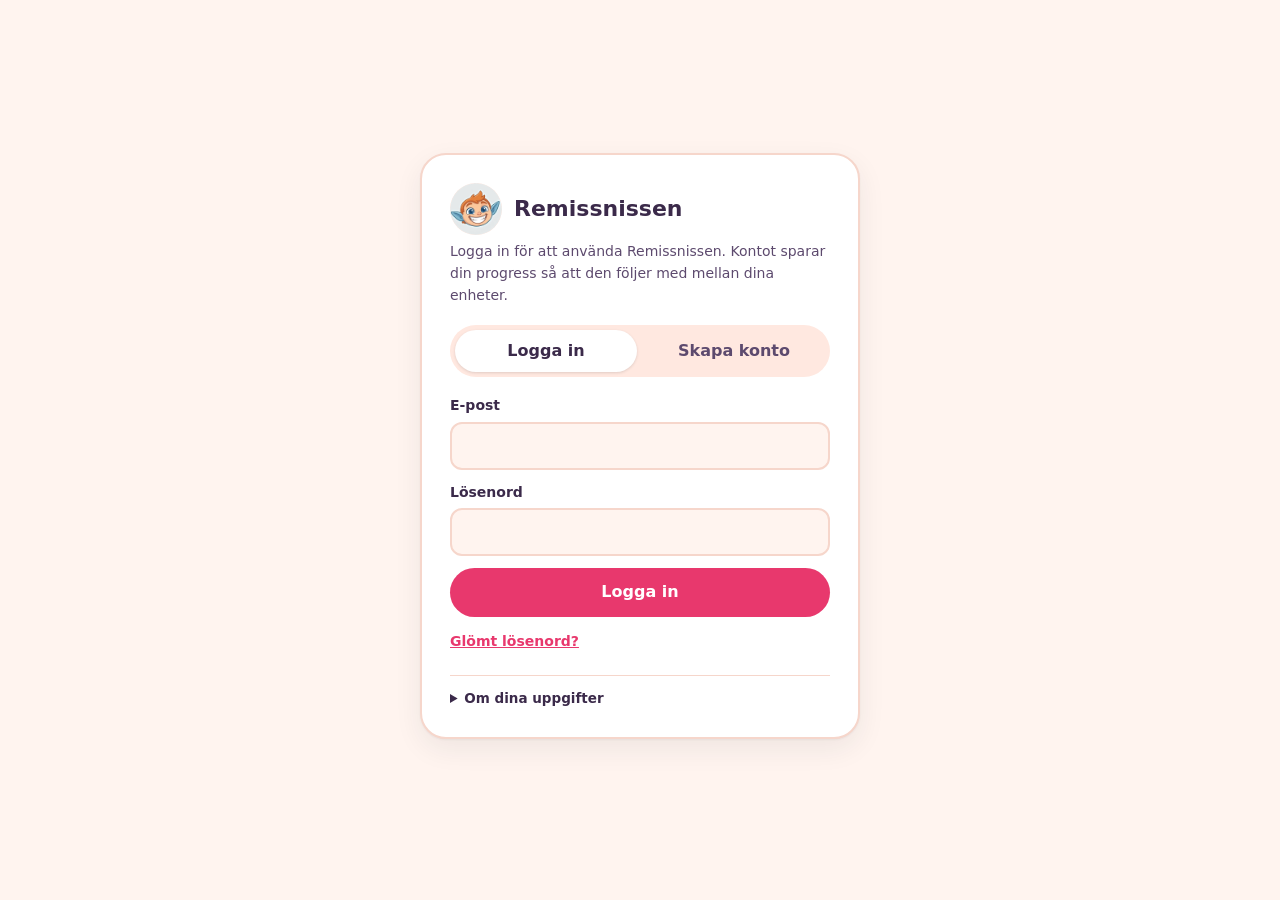
<file: index.html>
<!doctype html>
<html lang="sv"><head><meta charset="utf-8"><meta name="viewport" content="width=device-width,initial-scale=1,viewport-fit=cover"><meta name="author" content="Mohammad Tayeb"><title>Remissnissen · Termin 1–12</title>
<meta name="description" content="Remissnissen är en studieplats för läkarprogrammet: tentaradar, uppslagsbok och OSCE-träning för termin 1–12.">
<meta name="theme-color" content="#fff4ef" media="(prefers-color-scheme: light)"><meta name="theme-color" content="#221a2e" media="(prefers-color-scheme: dark)">
<meta property="og:title" content="Remissnissen"><meta property="og:description" content="Tentaradar, uppslagsbok och OSCE-träning för läkarprogrammet, termin 1–12."><meta property="og:type" content="website"><meta property="og:url" content="https://remissnissen.se/"><meta property="og:image" content="https://remissnissen.se/images/favicon-512.png"><meta property="og:locale" content="sv_SE">
<link rel="manifest" href="manifest.webmanifest">
<link rel="icon" href="/favicon.ico" sizes="48x48"><link rel="icon" type="image/png" sizes="192x192" href="/images/favicon-192.png"><link rel="apple-touch-icon" href="/images/apple-touch-icon.png">
<style id="authPreGate">html:not(.rn-authed) body>*:not(#authGate):not(noscript){display:none!important}</style>
<script src="vendor/supabase.js"></script>
<script src="config.js"></script>
<script src="auth.js" defer></script>
<link rel="stylesheet" href="style.css"></head><body>
<noscript><div class="noscript"><b>Remissnissen behöver JavaScript.</b> Slå på JavaScript i webbläsarens inställningar och ladda om sidan.</div><style>#authGate{display:none!important}</style></noscript>
<a class="skip" href="#courseGrid">Hoppa till innehållet</a>
<header class="top" id="hubHeader"><a class="brand" id="overviewLink" href="#/" aria-label="Remissnissen, hem"><span class="mk mascot-face"><img src="images/logo.webp" alt=""></span><span><b>Remissnissen</b></span></a><span class="hub-term" id="hubTerm" hidden></span><div class="hub-actions"><button class="ib" id="hubAsk" type="button" aria-label="Sök" title="Sök (Ctrl K)"><span aria-hidden="true">✧</span><span class="action-text">Sök</span></button><button class="ib" id="hubReport" type="button" aria-label="Rapportera fel" title="Rapportera fel"><svg viewBox="0 0 24 24" fill="none" stroke="currentColor" stroke-width="2" stroke-linecap="round" stroke-linejoin="round" aria-hidden="true"><path d="M5 21V4"/><path d="M5 4h11l-2 4 2 4H5"/></svg><span class="action-text">Rapportera fel</span></button><button class="ib" id="hubSettings" type="button" aria-label="Inställningar" title="Inställningar"><svg viewBox="0 0 24 24" fill="none" stroke="currentColor" stroke-width="2" aria-hidden="true"><circle cx="12" cy="12" r="3"/><path stroke-linejoin="round" d="M9.4 3h5.2l.6 2.3 2 1.2 2.3-.7 2.6 4.4-1.8 1.6v2.4l1.8 1.6-2.6 4.4-2.3-.7-2 1.2-.6 2.3H9.4l-.6-2.3-2-1.2-2.3.7L1.9 16l1.8-1.6V12.1L1.9 10.5l2.6-4.4 2.3.7 2-1.2z" transform="translate(0 -1) scale(1 .96)"/></svg></button></div><span id="hubStatus" role="status" aria-live="polite">Alla terminer</span></header>
<main class="overview" id="overview"><div class="overview-subbar">Hem · Alla terminer</div><div class="shell"><div class="overview-content">
<p class="hub-notice" id="hubNotice" role="status" hidden>Sidan du försökte öppna finns inte. Länken kan vara gammal. Välj en termin nedan.</p><section class="hero home-hero"><p class="eyebrow">Din studieplats</p><h1>Välkommen till Remissnissen.</h1><p class="lead">Välj din termin för att komma till kursens startsida, verktyg, målbeskrivningar och examinationer.</p><div class="heroacts"><a class="btn primary" id="resume" href="#/" hidden>Fortsätt där du var →</a></div></section>
<h2 class="h-sec">Välj termin</h2><div class="areas3 course-grid" id="courseGrid" tabindex="-1"></div><footer class="hub-footer">© 2026 Mohammad Tayeb · Remissnissen · <a href="integritet.html">Integritetspolicy</a></footer></div></div></main>
<section class="workspace" id="workspace" aria-label="Aktuell kurs" hidden><div class="course-loading" id="courseLoading" hidden></div></section>
<dialog id="globalSearch" class="hub-dialog" aria-labelledby="searchTitle">
 <header class="dialog-head"><div><p class="eyebrow">Sök</p><h2 id="searchTitle">Sök i hela studieplatsen</h2></div><button type="button" data-dialog-close aria-label="Stäng sökningen">×</button></header>
 <p class="dialog-lead">Sök på ämnen, synonymer, kursmål och examinationer. Träffarna hämtas ur sidans eget material.</p>
 <form id="searchForm"><label class="visually-hidden" for="searchInput">Vad vill du hitta?</label><div class="search-row"><input type="search" id="searchInput" placeholder="Till exempel reumatoid artrit, akut buk eller HLR" autocomplete="off"><button class="btn" type="submit">Sök</button></div>
 <div class="search-filters"><label>Termin<select id="searchCourse"><option value="">Alla terminer</option></select></label><label>Material<select id="searchKind"><option value="">Allt material</option><option value="Uppslag">Uppslag</option><option value="Tentaradar">Tentaradar</option><option value="OSCE">OSCE</option><option value="Kursmål">Kursmål</option><option value="Symtom">Symtom</option><option value="Nomenklatur">Nomenklatur</option></select></label></div></form>
 <p id="searchCount" role="status" aria-live="polite"></p><ol id="searchResults"></ol><button id="searchMore" class="ib" hidden>Visa fler träffar</button>
</dialog>
<dialog id="globalSettings" class="hub-dialog settings-dialog" aria-labelledby="settingsTitle">
 <header class="dialog-head"><div><p class="eyebrow">Hela studieplatsen</p><h2 id="settingsTitle">Inställningar</h2></div><button type="button" data-dialog-close aria-label="Stäng inställningarna">×</button></header>
 <p class="dialog-lead">Dina val gäller startsidan och alla terminer. Anteckningar och studieresultat hör till respektive kurs.</p>
 <p id="storageNotice" role="status" hidden>Det gick inte att spara på enheten. Nya ändringar kan försvinna när sidan stängs.</p>
 <section><h3>Utseende</h3><label class="pref-row">Färgtema<select data-pref="palette"><option value="sorbet">Sorbet</option><option value="tropisk">Tropisk</option><option value="konfetti">Konfetti</option><option value="lugn">Lugn</option></select></label>
 <label class="pref-row">Ljust eller mörkt<select data-pref="theme"><option value="light">Ljust</option><option value="dark">Mörkt</option></select></label>
 <label class="pref-switch"><span><b>Minska rörelser</b><small>Stoppar animationer och nissens rörelser i alla terminer.</small></span><input id="pref-still" type="checkbox" data-pref="still" role="switch"></label><button id="globalFullscreen" type="button" class="ib">Visa i helskärm</button><p id="settingsFeedback" role="status"></p></section>
 <section><h3>Remissnissen</h3><label class="pref-switch"><span><b>Visa nissen</b><small>Visar maskoten i kurssidorna.</small></span><input id="pref-show" type="checkbox" data-pref="show" role="switch"></label><label class="pref-switch"><span><b>Spontana kommentarer</b><small>Nissen kommenterar det du läser.</small></span><input id="pref-talk" type="checkbox" data-pref="talk" role="switch"></label><label class="pref-switch"><span><b>Nissen går omkring</b><small>Stäng av för att låta honom stå still.</small></span><input id="pref-walk" type="checkbox" data-pref="walk" role="switch"></label>
 <label class="pref-row" for="pref-name">Vad ska nissen kalla dig?<input id="pref-name" data-pref="name" maxlength="24" placeholder="Ditt förnamn"></label></section>
 <section><h3>Rita och plugga</h3><label class="pref-switch"><span><b>Visa mina streck</b><small>Visar sparade överstrykningar och teckningar i alla kurser.</small></span><input id="pref-inkShow" type="checkbox" data-pref="inkShow" role="switch"></label>
 <label class="pref-row">Dagens mål per kurs<select data-pref="goal"><option value="5">5 aktiviteter</option><option value="10">10 aktiviteter</option><option value="15">15 aktiviteter</option><option value="20">20 aktiviteter</option></select></label></section>
</dialog>




<dialog id="globalReport" class="hub-dialog report-dialog" aria-labelledby="reportTitle">
 <header class="dialog-head"><div><p class="eyebrow">Hjälp nissen bli bättre</p><h2 id="reportTitle">Rapportera fel</h2></div><button type="button" data-dialog-close aria-label="Stäng felrapporten">×</button></header>
 <p class="dialog-lead">Hittade du ett faktafel, ett stavfel eller något som inte fungerar? Beskriv det här. Rapporten skickas direkt till mig när du trycker på Skicka.</p>
 <form id="reportForm"><label class="pref-row">Typ av fel<select id="reportType"><option>Faktafel</option><option>Stavfel eller språk</option><option>Något fungerar inte</option><option>Förslag på förbättring</option><option>Annat</option></select></label>
 <label class="report-field" for="reportWhere">Var finns felet?<input id="reportWhere" maxlength="200" placeholder="Till exempel T6 · Uppslag · Hjärtsvikt"></label>
 <label class="report-field" for="reportText">Beskriv felet<textarea id="reportText" rows="6" maxlength="3000" required placeholder="Vad står det, och vad borde det stå?"></textarea></label>
 <p class="report-note">Sidans adress skickas med automatiskt så att felet går att hitta.</p>
 <div class="report-actions"><button class="btn" type="submit">Skicka</button><button class="ib" id="reportCopy" type="button" hidden>Kopiera texten</button></div>
 <p id="reportFeedback" role="status" aria-live="polite"></p></form>
</dialog>

<script src="data/terminer.js"></script>
<!-- Terminernas material (data/gemensamt.js och data/terminer/<id>/) laddas av script.js först när en termin öppnas. -->
<script src="script.js"></script>
</body>
</html>
</file>
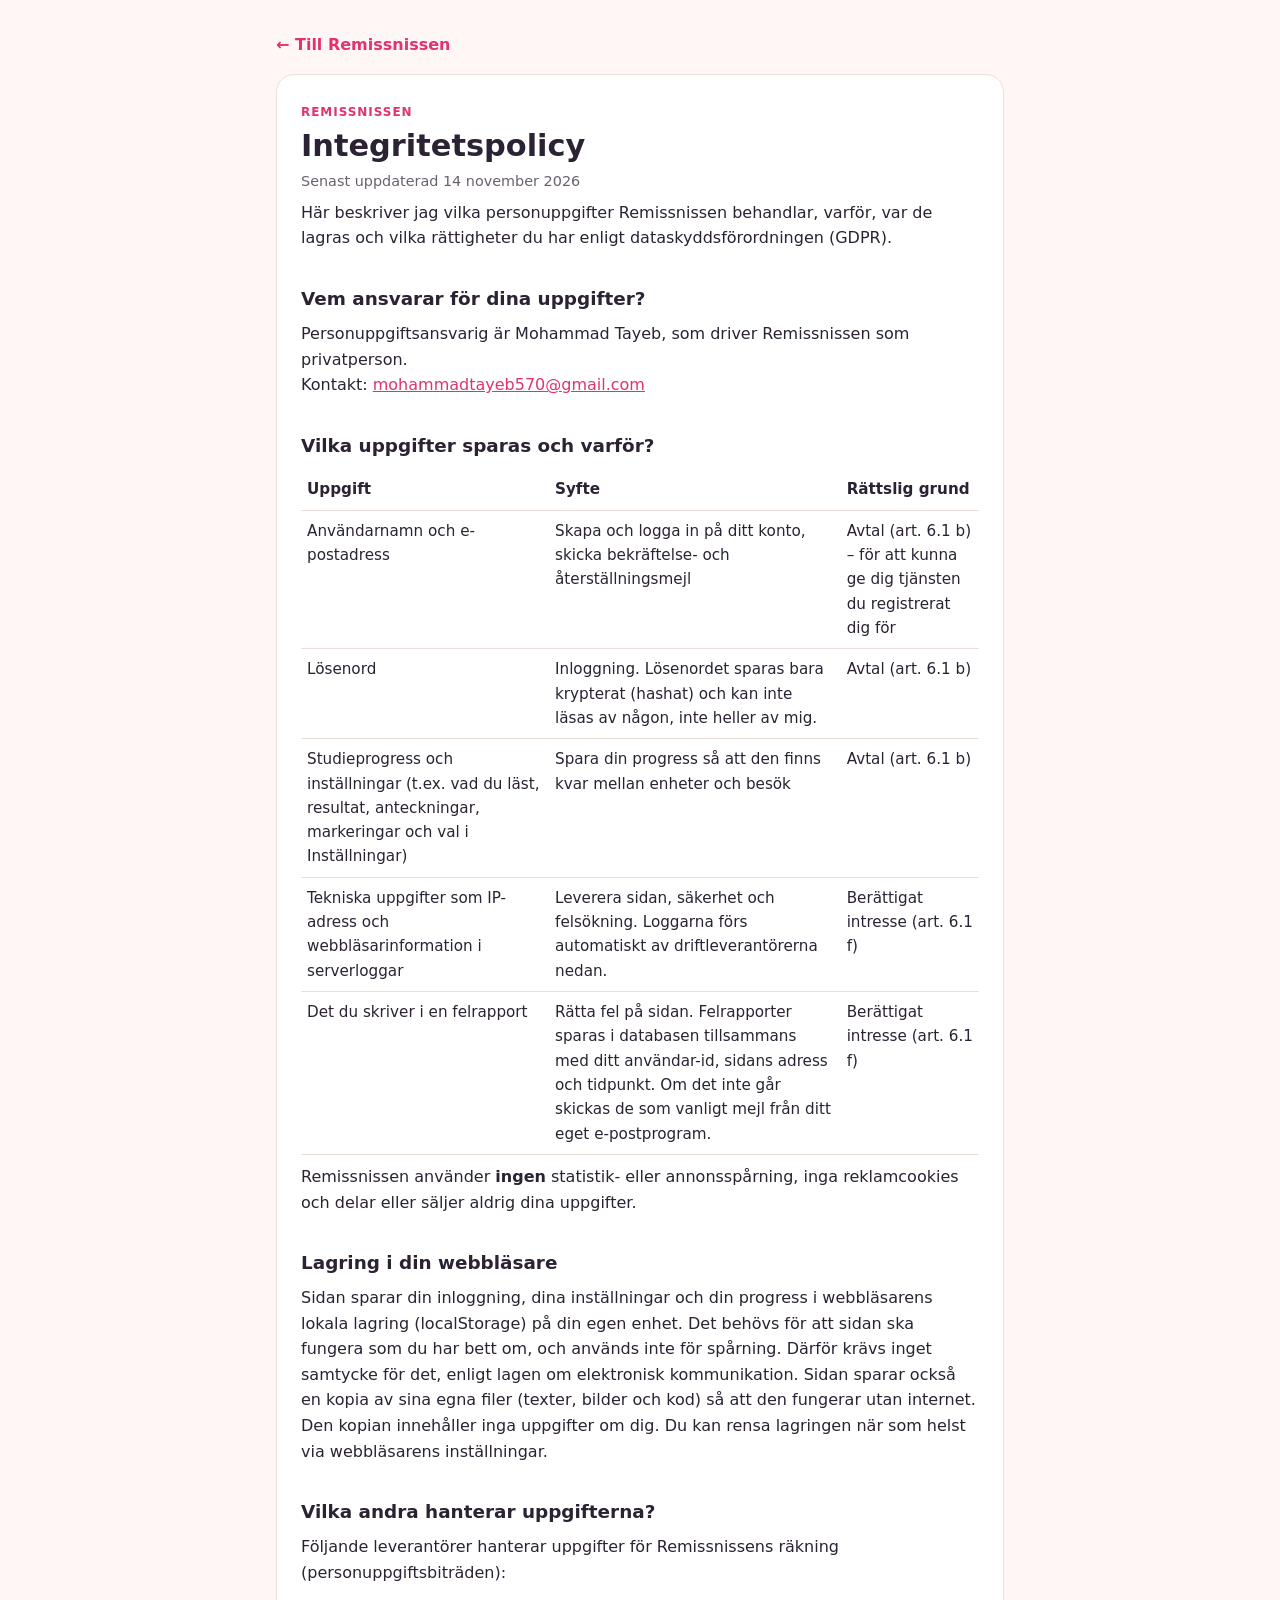
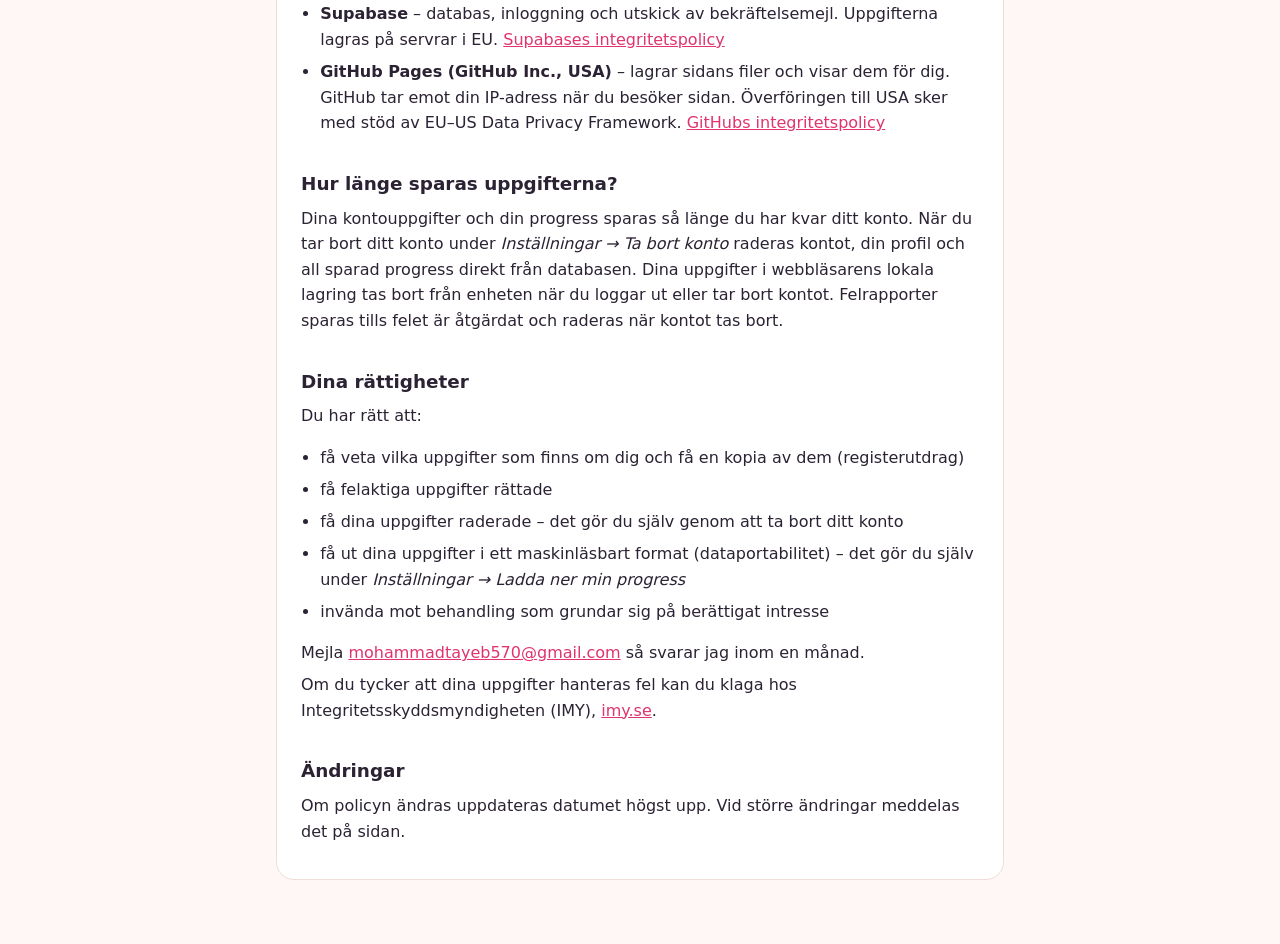
<file: integritet.html>
<!doctype html>
<html lang="sv">
<head>
<meta charset="utf-8">
<meta name="viewport" content="width=device-width,initial-scale=1">
<meta name="author" content="Mohammad Tayeb">
<title>Integritetspolicy · Remissnissen</title>
<link rel="icon" href="/favicon.ico" sizes="48x48">
<link rel="icon" type="image/png" sizes="192x192" href="/images/favicon-192.png">
<script>try{var p=JSON.parse(localStorage.getItem("remissnissen.settings.v2")||"null");if(p&&(p.theme==="dark"||p.theme==="light"))document.documentElement.setAttribute("data-theme",p.theme);}catch(e){}</script>
<style>
:root{--bg:#fff7f5;--card:#ffffff;--ink:#2b2233;--muted:#6b6070;--line:#f1dcdc;--accent:#e0336f}
@media (prefers-color-scheme:dark){:root:not([data-theme="light"]){--bg:#1c1820;--card:#26212b;--ink:#f1eaf3;--muted:#b7aabd;--line:#3a3240;--accent:#ff6b9a}}
:root[data-theme="dark"]{--bg:#1c1820;--card:#26212b;--ink:#f1eaf3;--muted:#b7aabd;--line:#3a3240;--accent:#ff6b9a}
*{box-sizing:border-box}
body{margin:0;background:var(--bg);color:var(--ink);font:16px/1.6 system-ui,-apple-system,"Segoe UI",Roboto,sans-serif}
main{max-width:760px;margin:0 auto;padding:32px 16px 64px}
.card{background:var(--card);border:1px solid var(--line);border-radius:18px;padding:28px 24px}
h1{font-size:1.9rem;line-height:1.2;margin:.2em 0 .2em}
h2{font-size:1.15rem;margin:1.8em 0 .4em}
p,li{margin:.4em 0}
ul{padding-left:1.2em}
.eyebrow{font-size:.75rem;letter-spacing:.08em;text-transform:uppercase;color:var(--accent);font-weight:700}
.muted{color:var(--muted);font-size:.9rem}
a{color:var(--accent)}
table{width:100%;border-collapse:collapse;font-size:.95rem;margin:.6em 0}
th,td{text-align:left;vertical-align:top;padding:8px 6px;border-bottom:1px solid var(--line)}
th{font-weight:600}
.back{display:inline-block;margin-bottom:16px;text-decoration:none;font-weight:600}
@media (max-width:560px){table,thead,tbody,tr,th,td{display:block}thead{display:none}td{border:0;padding:2px 0}tr{border-bottom:1px solid var(--line);padding:8px 0}td:first-child{font-weight:600}}
</style>
</head>
<body>
<main>
<a class="back" href="/">← Till Remissnissen</a>
<div class="card">
<div class="eyebrow">Remissnissen</div>
<h1>Integritetspolicy</h1>
<p class="muted">Senast uppdaterad 14 november 2026</p>

<p>Här beskriver jag vilka personuppgifter Remissnissen behandlar, varför, var de lagras och vilka rättigheter du har enligt dataskyddsförordningen (GDPR).</p>

<h2>Vem ansvarar för dina uppgifter?</h2>
<p>Personuppgiftsansvarig är Mohammad Tayeb, som driver Remissnissen som privatperson.<br>
Kontakt: <a href="mailto:mohammadtayeb570@gmail.com">mohammadtayeb570@gmail.com</a></p>

<h2>Vilka uppgifter sparas och varför?</h2>
<table>
<thead><tr><th>Uppgift</th><th>Syfte</th><th>Rättslig grund</th></tr></thead>
<tbody>
<tr><td>Användarnamn och e-postadress</td><td>Skapa och logga in på ditt konto, skicka bekräftelse- och återställningsmejl</td><td>Avtal (art. 6.1 b) – för att kunna ge dig tjänsten du registrerat dig för</td></tr>
<tr><td>Lösenord</td><td>Inloggning. Lösenordet sparas bara krypterat (hashat) och kan inte läsas av någon, inte heller av mig.</td><td>Avtal (art. 6.1 b)</td></tr>
<tr><td>Studieprogress och inställningar (t.ex. vad du läst, resultat, anteckningar, markeringar och val i Inställningar)</td><td>Spara din progress så att den finns kvar mellan enheter och besök</td><td>Avtal (art. 6.1 b)</td></tr>
<tr><td>Tekniska uppgifter som IP-adress och webbläsarinformation i serverloggar</td><td>Leverera sidan, säkerhet och felsökning. Loggarna förs automatiskt av driftleverantörerna nedan.</td><td>Berättigat intresse (art. 6.1 f)</td></tr>
<tr><td>Det du skriver i en felrapport</td><td>Rätta fel på sidan. Felrapporter sparas i databasen tillsammans med ditt användar-id, sidans adress och tidpunkt. Om det inte går skickas de som vanligt mejl från ditt eget e-postprogram.</td><td>Berättigat intresse (art. 6.1 f)</td></tr>
</tbody>
</table>
<p>Remissnissen använder <strong>ingen</strong> statistik- eller annonsspårning, inga reklamcookies och delar eller säljer aldrig dina uppgifter.</p>

<h2>Lagring i din webbläsare</h2>
<p>Sidan sparar din inloggning, dina inställningar och din progress i webbläsarens lokala lagring (localStorage) på din egen enhet. Det behövs för att sidan ska fungera som du har bett om, och används inte för spårning. Därför krävs inget samtycke för det, enligt lagen om elektronisk kommunikation. Sidan sparar också en kopia av sina egna filer (texter, bilder och kod) så att den fungerar utan internet. Den kopian innehåller inga uppgifter om dig. Du kan rensa lagringen när som helst via webbläsarens inställningar.</p>

<h2>Vilka andra hanterar uppgifterna?</h2>
<p>Följande leverantörer hanterar uppgifter för Remissnissens räkning (personuppgiftsbiträden):</p>
<ul>
<li><strong>Supabase</strong> – databas, inloggning och utskick av bekräftelsemejl. Uppgifterna lagras på servrar i EU. <a href="https://supabase.com/privacy" rel="noopener">Supabases integritetspolicy</a></li>
<li><strong>GitHub Pages (GitHub Inc., USA)</strong> – lagrar sidans filer och visar dem för dig. GitHub tar emot din IP-adress när du besöker sidan. Överföringen till USA sker med stöd av EU–US Data Privacy Framework. <a href="https://docs.github.com/en/site-policy/privacy-policies/github-general-privacy-statement" rel="noopener">GitHubs integritetspolicy</a></li>
</ul>

<h2>Hur länge sparas uppgifterna?</h2>
<p>Dina kontouppgifter och din progress sparas så länge du har kvar ditt konto. När du tar bort ditt konto under <em>Inställningar → Ta bort konto</em> raderas kontot, din profil och all sparad progress direkt från databasen. Dina uppgifter i webbläsarens lokala lagring tas bort från enheten när du loggar ut eller tar bort kontot. Felrapporter sparas tills felet är åtgärdat och raderas när kontot tas bort.</p>

<h2>Dina rättigheter</h2>
<p>Du har rätt att:</p>
<ul>
<li>få veta vilka uppgifter som finns om dig och få en kopia av dem (registerutdrag)</li>
<li>få felaktiga uppgifter rättade</li>
<li>få dina uppgifter raderade – det gör du själv genom att ta bort ditt konto</li>
<li>få ut dina uppgifter i ett maskinläsbart format (dataportabilitet) – det gör du själv under <em>Inställningar → Ladda ner min progress</em></li>
<li>invända mot behandling som grundar sig på berättigat intresse</li>
</ul>
<p>Mejla <a href="mailto:mohammadtayeb570@gmail.com">mohammadtayeb570@gmail.com</a> så svarar jag inom en månad.</p>
<p>Om du tycker att dina uppgifter hanteras fel kan du klaga hos Integritetsskyddsmyndigheten (IMY), <a href="https://www.imy.se" rel="noopener">imy.se</a>.</p>

<h2>Ändringar</h2>
<p>Om policyn ändras uppdateras datumet högst upp. Vid större ändringar meddelas det på sidan.</p>
</div>
</main>
</body>
</html>
</file>
<file: style.css>
:root{
  --bg:#f4f7f9;--surface:#ffffff;--surface2:#e9eff3;--ink:#1b2a35;--ink2:#43545f;--ink3:#6c7d88;--line:#dbe4ea;--grid:#e3ebf0;
  --accent:#2f6f99;--accent-soft:#e0edf6;--ok:#2b8f71;--ok-soft:#dcf1e8;--warn:#d4952a;--warn-soft:#fbeed3;--akut:#df5a6e;
  --k:#a9c4ee;--k-hi:#c4d7f5;--v:#a4dcc4;--v-hi:#c2eadb;--e:#f1e0a6;--e-hi:#f6ebc4;--k-soft:#e0edf6;--v-soft:#dcf1e8;--e-soft:#eef2f5;
  --shadow:0 1px 2px rgba(27,42,53,.05),0 10px 28px rgba(27,42,53,.07);--r:14px;--serif:"Iowan Old Style","Palatino Linotype",Palatino,"Book Antiqua",Georgia,serif;--wob:10px;
  --hand:"Ink Free","Segoe Print","Bradley Hand","Marker Felt","Chalkboard SE","Comic Sans MS",cursive;
  --head:ui-sans-serif,system-ui,-apple-system,"Segoe UI",Roboto,"Helvetica Neue",sans-serif;
  --body:ui-sans-serif,system-ui,-apple-system,"Segoe UI",Roboto,"Helvetica Neue",sans-serif;
}
:root[data-theme="dark"]{
  --bg:#0f171d;--surface:#17222a;--surface2:#1f2d37;--ink:#e6eef3;--ink2:#b5c4cd;--ink3:#7f919c;--line:#2a3a45;--grid:#1c2832;
  --accent:#86bce0;--accent-soft:#1c3342;--ok:#5cc9a4;--ok-soft:#14352c;--warn:#e8b658;--warn-soft:#3a2f17;--akut:#ef7487;
  --k:#86a6dc;--v:#74c4a4;--e:#d8c47c;--k-hi:#a7c0e8;--v-hi:#9bd8bf;--k-soft:#1c3342;--v-soft:#14352c;--e-soft:#1f2d37;--shadow:0 1px 2px rgba(0,0,0,.3),0 8px 22px rgba(0,0,0,.25);
}
@media (prefers-color-scheme:dark){:root:not([data-theme="light"]){
  --bg:#0f171d;--surface:#17222a;--surface2:#1f2d37;--ink:#e6eef3;--ink2:#b5c4cd;--ink3:#7f919c;--line:#2a3a45;--grid:#1c2832;
  --accent:#86bce0;--accent-soft:#1c3342;--ok:#5cc9a4;--ok-soft:#14352c;--warn:#e8b658;--warn-soft:#3a2f17;--akut:#ef7487;
  --k:#86a6dc;--v:#74c4a4;--e:#d8c47c;--k-hi:#a7c0e8;--v-hi:#9bd8bf;--k-soft:#1c3342;--v-soft:#14352c;--e-soft:#1f2d37;--shadow:0 1px 2px rgba(0,0,0,.3),0 8px 22px rgba(0,0,0,.25);}}
:root[data-palette="sorbet"]{--bg:#fff4ef;--surface:#ffffff;--surface2:#ffe8e0;--ink:#3b2a4a;--ink2:#5d4a6e;--ink3:#8a7899;--line:#f6d6cb;--grid:#fde4dc;
 --accent:#e8386d;--accent-deep:#a8204a;--accent-soft:#ffdde8;--ok:#14a57e;--ok-soft:#d5f5ea;--warn:#f08c00;--warn-soft:#ffecc7;--akut:#d92d43;
 --k:#ffb0c7;--k-hi:#ffd0de;--v:#98e6cb;--v-hi:#c4f3e1;--e:#ffe082;--e-hi:#ffeeb0;--k-soft:#ffe3ec;--v-soft:#dcf7ec;--e-soft:#fff1c9;--bubln:#3b2a4a;--bubtx:#3b2a4a}
:root[data-palette="sorbet"][data-theme="dark"]{--bg:#221a2e;--surface:#2d2240;--surface2:#3a2d50;--ink:#fdeef3;--ink2:#dcc6d6;--ink3:#a891b3;--line:#4b3b62;--grid:#2a2038;
 --accent:#ff7da2;--accent-deep:#b0365f;--accent-soft:#4d2b47;--ok:#4fe0b0;--ok-soft:#16403a;--warn:#ffc14d;--warn-soft:#41331a;--akut:#ff6b7d;
 --k:#ff9fbc;--k-hi:#ffbdd1;--v:#7fe0c0;--v-hi:#9aebd0;--e:#ffd966;--e-hi:#ffe493;--k-soft:#4d2b47;--v-soft:#17413a;--e-soft:#45391a;--bubln:#150f1d;--bubtx:#2a1633}
:root[data-palette="tropisk"]{--bg:#ecfbf6;--surface:#ffffff;--surface2:#d8f5ec;--ink:#0e3b3e;--ink2:#2f5b5e;--ink3:#5f8588;--line:#c3ebdf;--grid:#d6f1e8;
 --accent:#00958f;--accent-deep:#006764;--accent-soft:#cdf3ee;--ok:#2fa84f;--ok-soft:#dcf5cf;--warn:#ff8a3d;--warn-soft:#ffe6d2;--akut:#e8475f;
 --k:#7fd9ea;--k-hi:#a9e8f3;--v:#c3ee8a;--v-hi:#d9f6b2;--e:#ffb98a;--e-hi:#ffd3b4;--k-soft:#d3f2f8;--v-soft:#e8f8d3;--e-soft:#ffe9d9;--bubln:#0e3b3e;--bubtx:#0e3b3e}
:root[data-palette="tropisk"][data-theme="dark"]{--bg:#0a2226;--surface:#0f3036;--surface2:#16404a;--ink:#e6fbf5;--ink2:#b4dcd5;--ink3:#7fb0aa;--line:#1e5058;--grid:#0f2e33;
 --accent:#3fd8cf;--accent-deep:#177f7a;--accent-soft:#12474b;--ok:#8be07a;--ok-soft:#1b4a2b;--warn:#ffa561;--warn-soft:#4a3320;--akut:#ff7389;
 --k:#5fc6dc;--k-hi:#86d7e8;--v:#a8e070;--v-hi:#c1ea97;--e:#ffa86d;--e-hi:#ffc096;--k-soft:#12474b;--v-soft:#264a1f;--e-soft:#4a3320;--bubln:#06171a;--bubtx:#06222a}
:root[data-palette="konfetti"]{--bg:#fffbea;--surface:#ffffff;--surface2:#fff0b8;--ink:#2a2160;--ink2:#4a4180;--ink3:#7a72a8;--line:#f2e4a3;--grid:#fbefb8;
 --accent:#6d4cff;--accent-deep:#4326c9;--accent-soft:#e6deff;--ok:#12a574;--ok-soft:#d3f6e6;--warn:#ff8f1f;--warn-soft:#ffe8c4;--akut:#ef3b6a;
 --k:#b9a6ff;--k-hi:#d3c7ff;--v:#7fe3b8;--v-hi:#aaf0d3;--e:#ffd84d;--e-hi:#ffe68c;--k-soft:#ebe5ff;--v-soft:#d8f8ea;--e-soft:#fff0b8;--bubln:#2a2160;--bubtx:#2a2160}
:root[data-palette="konfetti"][data-theme="dark"]{--bg:#1a1640;--surface:#241f55;--surface2:#2f2a6b;--ink:#f4f1ff;--ink2:#cdc7f0;--ink3:#968fc8;--line:#3d3780;--grid:#201b4b;
 --accent:#9a82ff;--accent-deep:#5b3fd6;--accent-soft:#3a3290;--ok:#4fe0a8;--ok-soft:#14463f;--warn:#ffa94d;--warn-soft:#4a3820;--akut:#ff6b8f;
 --k:#a791ff;--k-hi:#c1b3ff;--v:#6fe0ae;--v-hi:#9aeccb;--e:#ffd84d;--e-hi:#ffe68c;--k-soft:#3a3290;--v-soft:#14463f;--e-soft:#4d4220;--bubln:#0f0c2a;--bubtx:#1a1640}
:root[data-palette]{--head:ui-rounded,"SF Pro Rounded","Nunito","Quicksand","Trebuchet MS",system-ui,sans-serif;--body:ui-rounded,"SF Pro Rounded","Nunito","Quicksand","Trebuchet MS",system-ui,sans-serif;--serif:var(--head)}
:root{--accent-deep:#1f4f70;--hdr:62px;--side:250px}
:root[data-theme="dark"]:not([data-palette]){--accent-deep:#4d86ad}
/* 1. Design tokens are defined before this file. */
/* 2. Base and accessibility */
*{box-sizing:border-box}
[hidden]{display:none!important}
html,body{height:100%;margin:0}
body{height:100dvh;display:flex;flex-direction:column;overflow:hidden;background:var(--bg);color:var(--ink);font:16px/1.55 var(--body)}
button,a{-webkit-tap-highlight-color:transparent}
button{font:inherit;color:inherit;cursor:pointer}
a{color:var(--accent)}
:focus-visible{outline:3px solid var(--accent);outline-offset:4px}
h1,h2,p{margin-top:0}
.skip{position:fixed;left:12px;top:-100px;z-index:200;padding:10px 16px;border-radius:10px;background:var(--surface)}
.skip:focus{top:12px}
/* 3. Global navigation: home, terms, actions */
#hubHeader{flex:none;display:flex;align-items:center;gap:22px;min-height:72px;padding:12px 24px;border-bottom:1px solid var(--line);background:var(--surface);z-index:100}
#hubHeader{transition:margin-top .25s ease}@media(prefers-reduced-motion:reduce){#hubHeader{transition:none}}
.brand{display:flex;align-items:center;gap:10px;margin-right:auto;color:var(--ink);text-decoration:none;flex:none}
.brand .mk{display:grid;place-items:center;width:38px;height:38px;border-radius:12px;background:var(--accent);color:var(--surface)}
.brand svg{width:24px;height:24px}
.brand b,.brand small{display:block}
.brand b{font-size:18px;line-height:1.2}
.brand small{font-size:12px;color:var(--ink2)}




.hub-actions{display:flex;gap:8px}
.ib{display:inline-flex;align-items:center;justify-content:center;gap:7px;min-width:42px;min-height:42px;padding:8px 12px;border:1px solid var(--line);border-radius:12px;background:var(--surface);font-weight:650;white-space:nowrap}
.ib:hover{border-color:var(--accent)}
.ib svg{width:20px;height:20px}
#hubStatus{position:absolute;width:1px;height:1px;overflow:hidden;clip-path:inset(50%)}
/* 4. Main overview: introduction, resume, courses, footer */
.overview{flex:1;min-height:0;overflow:auto}
.overview-subbar{padding:14px max(24px,calc((100% - 1100px)/2));border-bottom:1px solid var(--line);font-size:13px;color:var(--ink2)}
.overview .shell{display:block}
.overview-content{max-width:1148px;margin:auto;padding:36px 24px 60px}
.hero{padding:32px;border:1px solid var(--line);border-radius:24px;background:linear-gradient(120deg,var(--accent-soft),var(--surface));margin-bottom:32px}
.eyebrow{color:var(--accent);text-transform:uppercase;font-size:12px;font-weight:750;letter-spacing:.1em;margin-bottom:12px}
.hero h1{font:800 clamp(26px,4vw,40px)/1.15 var(--head);letter-spacing:-.025em;margin:0 0 16px}
.lead{max-width:60ch;color:var(--ink2);font-size:17px;margin:0}
.heroacts:has(a:not([hidden])){margin-top:22px}
.btn{display:inline-flex;padding:10px 16px;border-radius:12px;background:var(--accent);color:var(--surface);font-weight:750;text-decoration:none}
.h-sec{font:750 22px/1.3 var(--head);margin:0 0 16px}
.course-grid{display:grid;grid-template-columns:repeat(2,minmax(0,1fr));gap:16px}
.acard{display:flex;flex-direction:column;gap:10px;min-width:0;padding:24px;border:1px solid var(--line);border-radius:18px;background:var(--surface);color:var(--ink2);text-decoration:none;transition:border-color .15s,transform .15s}
.acard:hover{border-color:var(--accent);transform:translateY(-2px)}
.aic{align-self:flex-start;padding:4px 10px;border-radius:8px;background:var(--accent-soft);color:var(--accent);font-weight:800}
.acard b{font:750 21px/1.3 var(--head);color:var(--ink)}
.alinks{display:flex;justify-content:space-between;margin-top:auto;padding-top:12px;color:var(--accent);font-weight:700}
.hub-footer{margin-top:32px;padding-top:18px;border-top:1px solid var(--line);color:var(--ink2);font-size:12px}
/* 5. Isolated course viewport */
.workspace{flex:1;min-height:0;overflow:hidden}
.course-frame{display:block;width:100%;height:100%;border:0;background:var(--bg)}
/* 6. Responsive adjustments, then user preferences */
@media(max-width:800px){#hubHeader{gap:12px;padding:12px}.action-text{display:none}.brand small{display:none}}
@media(max-width:540px){#hubHeader{display:grid;grid-template-columns:minmax(0,1fr) auto;gap:10px;padding:12px}.brand{grid-column:1;grid-row:1}.brand b{font-size:16px}.hub-actions{grid-column:2;grid-row:1}.overview-content{padding:22px 16px 40px}.overview-subbar{padding:12px 16px}.hero{padding:24px}.course-grid{grid-template-columns:1fr}.acard{padding:20px}}
@media(prefers-reduced-motion:reduce){.acard{transition:none}.acard:hover{transform:none}}
@media print{html,body{height:auto;overflow:visible}#hubHeader,.skip,.overview-subbar{display:none}.overview{overflow:visible}.acard{break-inside:avoid}}

/* T8 visual language: same fonts, semantic colours, softly coloured cards. */
:root{--a-tr:#7c4ddb;--a-cc:#13867a;--a-os:#e0603a}
:root[data-theme="dark"]{--a-tr:#a991f5;--a-cc:#3cc2ad;--a-os:#ff8a63}
body{background:radial-gradient(900px 420px at 85% -80px,color-mix(in srgb,var(--k) 22%,transparent),transparent 70%),radial-gradient(800px 380px at 0% -60px,color-mix(in srgb,var(--v) 18%,transparent),transparent 70%),var(--bg);font-family:var(--body)}
button,input,select,textarea{font-family:var(--body)}
#hubHeader{background:var(--bg);border-bottom:2px solid var(--line);min-height:68px}

.ib,.btn{border-radius:999px;font-weight:800;border-width:2px}
.brand b{font:800 18px var(--head);letter-spacing:-.01em}
.brand .mk.mascot-face{position:relative;overflow:hidden;width:44px;height:44px;border-radius:50%;background:var(--accent-soft);border:2px solid var(--line)}
.mascot-face img{position:absolute;inset:0;width:100%;height:100%;object-fit:cover}
.overview-content{padding-top:26px}
.hero.home-hero{padding:30px 32px;border:2px solid var(--line);border-radius:28px;background:linear-gradient(120deg,color-mix(in srgb,var(--a-tr) 12%,var(--surface)),color-mix(in srgb,var(--a-cc) 12%,var(--surface)) 50%,color-mix(in srgb,var(--a-os) 12%,var(--surface)))}
.hero h1{font:800 clamp(28px,4vw,42px)/1.15 var(--head)}
.course-grid a.acard{--c:var(--a-tr);gap:8px;padding:20px;border-radius:24px;border:2px solid color-mix(in srgb,var(--c) 40%,var(--line));background:linear-gradient(160deg,color-mix(in srgb,var(--c) 14%,var(--surface)),var(--surface) 70%);color:var(--ink);overflow-wrap:anywhere;min-width:0}
.course-grid a.acard:nth-child(3n + 2){--c:var(--a-cc)}.course-grid a.acard:nth-child(3n){--c:var(--a-os)}
.course-grid a.acard:hover{box-shadow:0 6px 0 color-mix(in srgb,var(--c) 45%,var(--line));transform:translateY(-3px)}
.course-grid .aic{display:grid;place-items:center;min-width:44px;height:44px;padding:0 14px;white-space:nowrap;border-radius:14px;background:var(--c);color:#fff}
.course-grid a.acard b{font:800 21px/1.25 var(--head);white-space:normal;overflow-wrap:anywhere}
.course-grid .alinks{font-size:13px;font-weight:800;color:color-mix(in srgb,var(--c) 75%,var(--ink))}
.course-grid .acard-pair{display:grid;grid-template-columns:repeat(2,minmax(0,1fr));gap:10px;min-width:0}.course-grid a.acard.half{padding:16px;border-radius:20px}.course-grid a.acard.half b{font-size:17px}.course-grid a.acard.half .aic{height:36px;padding:0 10px;font-size:14px}@media(max-width:360px){.course-grid .acard-pair{grid-template-columns:1fr}}
.visually-hidden{position:absolute;width:1px;height:1px;overflow:hidden;clip-path:inset(50%)}
.hub-dialog{width:min(780px,calc(100vw - 24px));max-height:calc(100dvh - 32px);padding:26px;border:2px solid var(--line);border-radius:26px;background:var(--surface);color:var(--ink);font:16px/1.55 var(--body);overflow:auto;box-shadow:var(--shadow)}
.hub-dialog::backdrop{background:rgba(15,23,29,.45);backdrop-filter:blur(3px)}
.dialog-head{display:flex;align-items:flex-start;justify-content:space-between;gap:16px}
.dialog-head h2{font:800 26px/1.2 var(--head);margin:0}.dialog-head .eyebrow{margin:0 0 5px}
.dialog-head>button{flex:none;border:2px solid var(--line);border-radius:50%;background:var(--surface2);width:40px;height:40px;font-size:24px}
.dialog-lead{margin:14px 0 20px;color:var(--ink2);font-size:14px}
.search-row{display:flex;gap:10px}.search-row input{min-width:0;flex:1}
.hub-dialog input:not([type="checkbox"]),.hub-dialog select{border:2px solid var(--line);border-radius:12px;background:var(--bg);color:var(--ink);font:inherit;padding:10px 12px;max-width:100%}
.search-filters{display:flex;gap:12px;margin:14px 0}.search-filters label{display:flex;align-items:center;gap:8px;font-size:14px}
#searchCount{font-size:14px;color:var(--ink2)}#searchResults{list-style:none;margin:0;padding:0;display:grid;gap:10px}
#searchResults a{display:block;padding:16px;border:2px solid var(--line);border-radius:18px;background:var(--bg);text-decoration:none;color:var(--ink);overflow-wrap:anywhere}
#searchResults a:hover{border-color:var(--accent)}#searchResults b{display:block;font:800 18px/1.3 var(--head)}#searchResults p{font-size:14px;margin:8px 0 0;color:var(--ink2)}
.result-meta{display:block;font-size:12px;color:var(--accent);margin-bottom:6px}.result-warning{display:block;margin-top:8px;color:var(--ink2)}#searchMore{margin-top:16px}
.settings-dialog{width:min(580px,calc(100vw - 24px))}.settings-dialog section{padding:18px 0;border-top:1px solid var(--line)}.settings-dialog h3{margin:0 0 12px;font:800 18px var(--head)}
.pref-row{display:flex;justify-content:space-between;align-items:center;gap:12px;margin:12px 0;font-size:14px;font-weight:700}.pref-row input,.pref-row select{max-width:55%!important}
.pref-switch{display:flex;align-items:center;justify-content:space-between;gap:20px;margin:16px 0;cursor:pointer}.pref-switch b,.pref-switch small{display:block}.pref-switch small{font-size:13px;color:var(--ink2)}
.pref-switch input{appearance:none;flex:none;width:44px;height:26px;margin:0;background:var(--ink3);border:2px solid var(--ink3);border-radius:99px;position:relative;cursor:pointer}.pref-switch input::after{content:'';position:absolute;top:2px;left:2px;width:18px;height:18px;background:var(--surface);border-radius:50%}.pref-switch input:checked{background:var(--accent);border-color:var(--accent)}.pref-switch input:checked::after{left:20px}.pref-switch input:disabled{opacity:.5;cursor:default}
#storageNotice{padding:12px;border:2px solid var(--warn);border-radius:12px;font-size:14px}
:root[data-still] *,:root[data-still] *::before,:root[data-still] *::after{animation:none!important;transition:none!important;scroll-behavior:auto!important}
:root:not([data-palette]) .acard:hover{transform:none;box-shadow:none}
@media(prefers-reduced-motion:reduce){*,*::before,*::after{animation:none!important;transition:none!important;scroll-behavior:auto!important}}
@media(max-width:540px){.hub-dialog{padding:18px}.dialog-head h2{font-size:22px}.search-filters{flex-direction:column}.search-filters label{justify-content:space-between}.hero.home-hero{padding:24px 20px}.brand b{font-size:16px}}

/* Felrapport */
.report-field{display:flex;flex-direction:column;gap:6px;margin:12px 0;font-size:14px;font-weight:700}
.report-dialog textarea{border:2px solid var(--line);border-radius:12px;background:var(--bg);color:var(--ink);font:inherit;font-weight:400;padding:10px 12px;resize:vertical;min-height:120px;width:100%;box-sizing:border-box}
.report-field input{width:100%;box-sizing:border-box;font-weight:400}
.report-note{margin:4px 0 16px;color:var(--ink2);font-size:13px}
.report-actions{display:flex;flex-wrap:wrap;gap:10px}
.report-actions .btn{border:0;cursor:pointer;font:inherit;font-weight:750}
#reportFeedback{margin:12px 0 0;font-size:14px;color:var(--ink2)}

/* Terminens namn i sidhuvudet */
#hubHeader .brand{margin-right:0}
.hub-actions{margin-left:auto}
.hub-term{--tc:var(--accent);min-width:0;max-width:42vw;overflow:hidden;text-overflow:ellipsis;white-space:nowrap;padding:6px 14px;border:2px solid color-mix(in srgb,var(--tc) 45%,var(--line));border-radius:999px;background:color-mix(in srgb,var(--tc) 14%,var(--surface));color:var(--ink);font:750 14px/1.2 var(--head)}
.hub-term[hidden]{display:none}
@media(max-width:540px){.hub-term{grid-column:1/-1;grid-row:2;justify-self:start;max-width:100%;font-size:13px;padding:4px 12px}}
/* Laddning av terminer, meddelanden och statusmärken */
.noscript{max-width:560px;margin:40px auto;padding:20px;border:2px solid var(--warn);border-radius:16px;background:var(--surface);color:var(--ink)}
.hub-notice{margin:0 0 16px;padding:12px 16px;border:2px solid var(--warn);border-radius:14px;background:var(--warn-soft);color:var(--ink)}
.hub-notice[hidden],.course-loading[hidden]{display:none}
.course-loading{display:grid;place-items:center;height:100%;padding:24px}
.rn-load{max-width:440px;text-align:center;color:var(--ink2)}
.rn-load h2{margin:0 0 8px;color:var(--ink)}
.rn-load .btn{margin-top:8px}
.rn-spin{display:inline-block;width:36px;height:36px;border:4px solid var(--line);border-top-color:var(--accent);border-radius:50%;animation:rn-spin .9s linear infinite}
@keyframes rn-spin{to{transform:rotate(360deg)}}
@media(prefers-reduced-motion:reduce){.rn-spin{animation-duration:3s}}
.astatus{align-self:flex-start;padding:2px 10px;border-radius:999px;background:var(--warn-soft);color:var(--ink);font-size:13px;font-weight:700}
.ib,.btn,.hub-dialog button,.hub-dialog select,.hub-dialog input{min-height:44px}
.sync-status{margin:10px 0 0;font-size:14px;color:var(--ink2)}
.sync-status.err{color:var(--akut)}
.rn-banner{position:fixed;left:50%;bottom:16px;transform:translateX(-50%);z-index:300;display:flex;gap:12px;align-items:center;max-width:calc(100vw - 32px);padding:12px 16px;border:2px solid var(--accent);border-radius:14px;background:var(--surface);color:var(--ink);box-shadow:var(--shadow)}
.rn-banner[hidden]{display:none}
</file>
